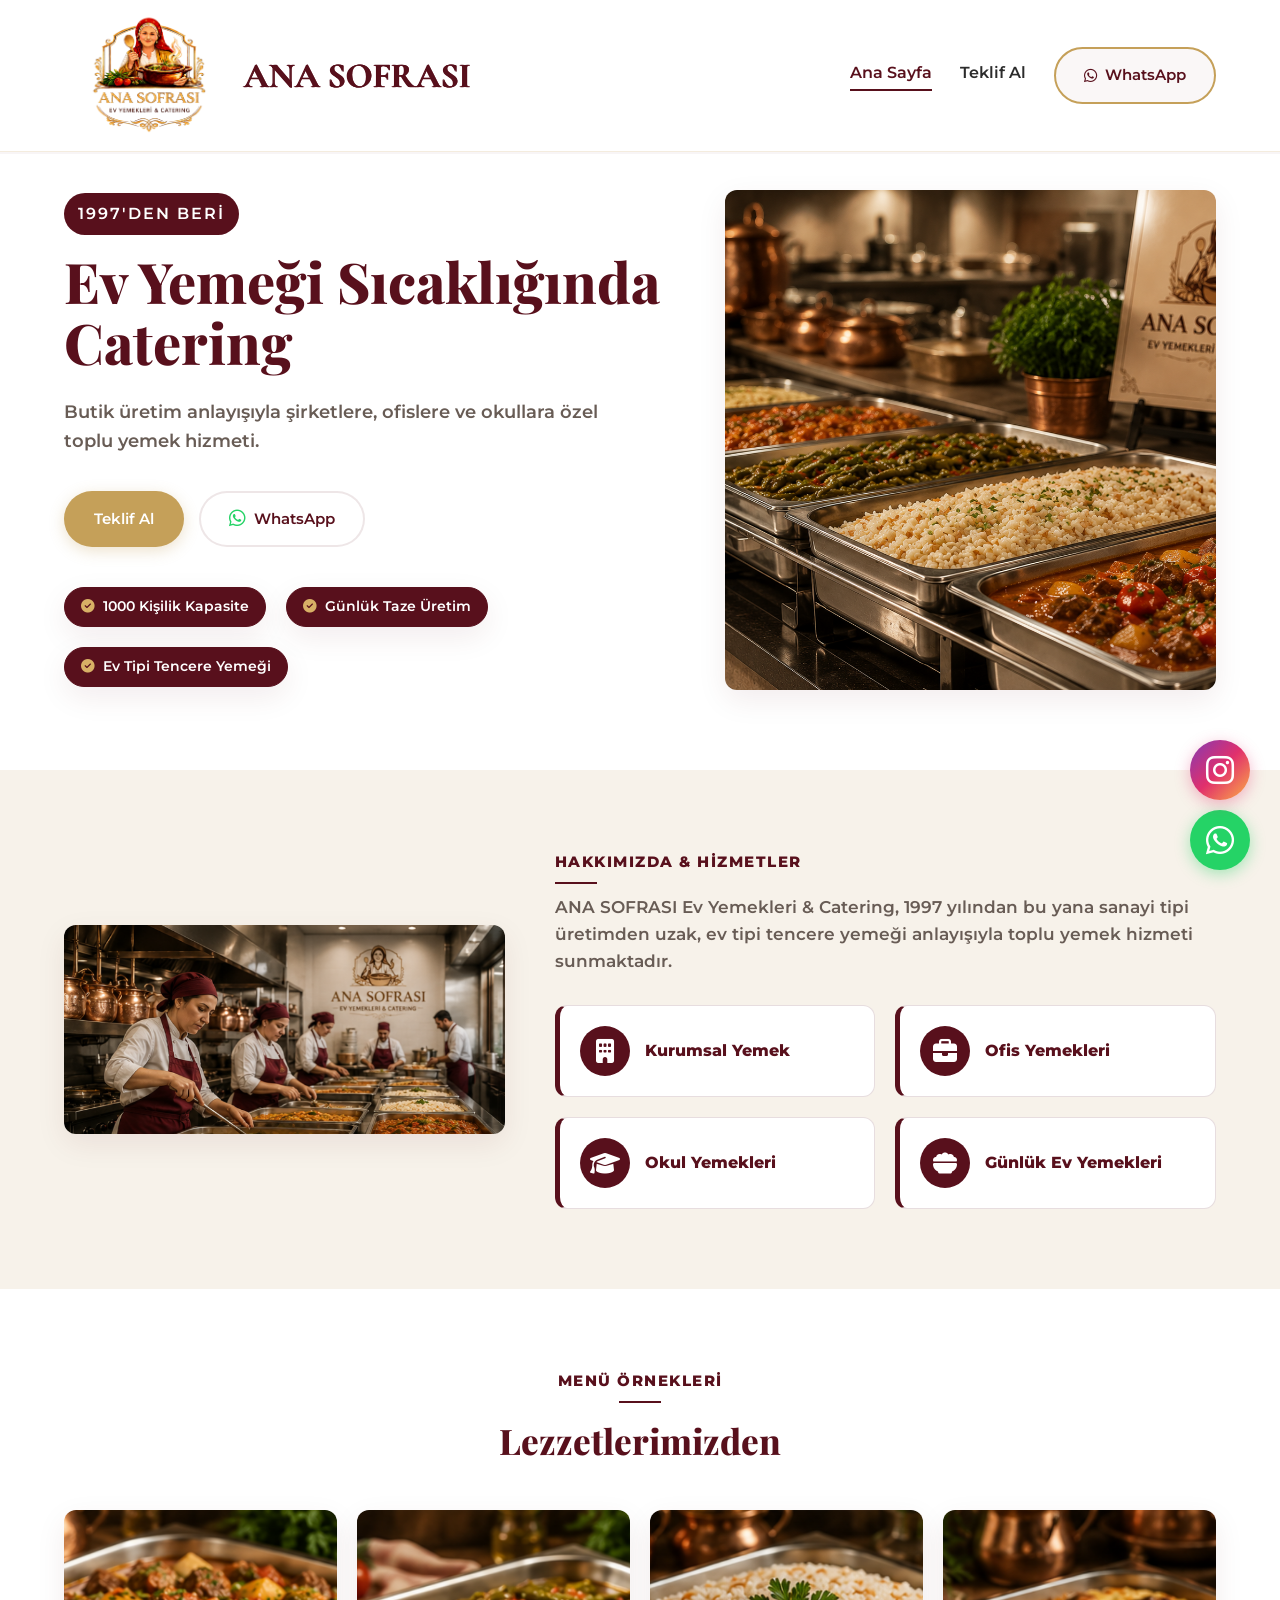
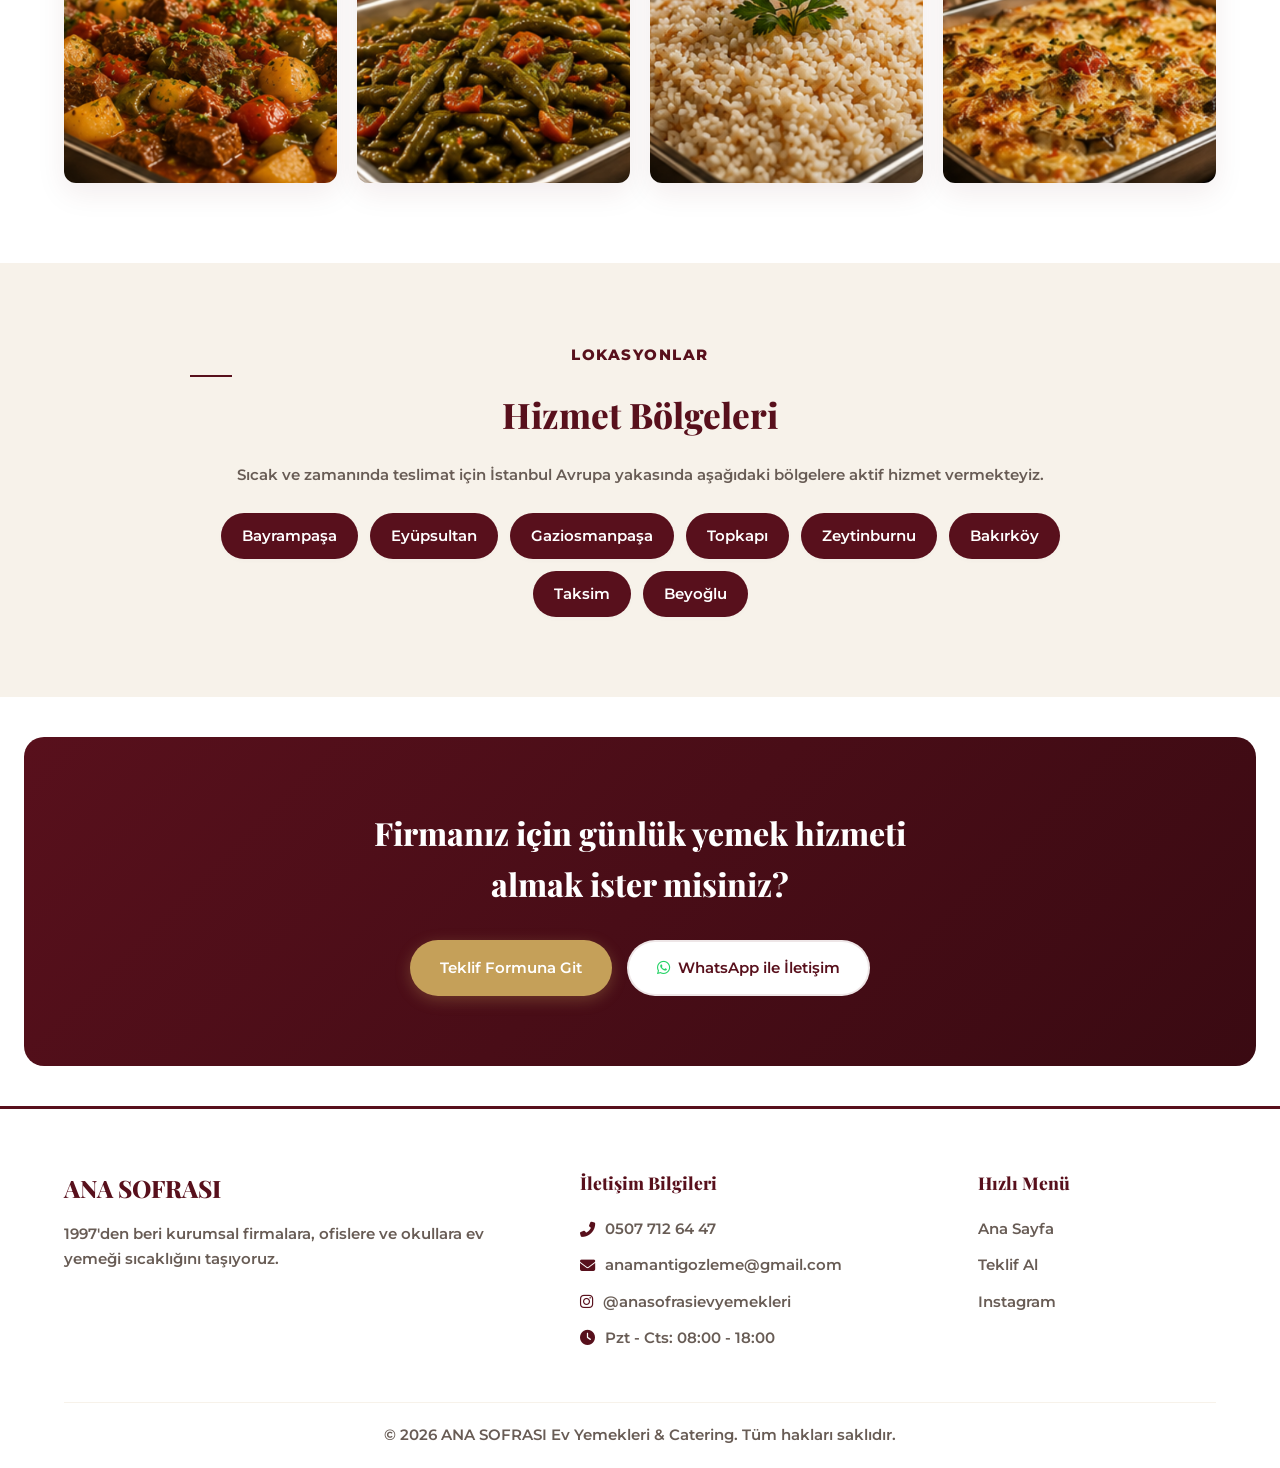
<file: index.html>
<!DOCTYPE html>
<html lang="tr">

<head>
    <meta charset="UTF-8">
    <meta name="viewport" content="width=device-width, initial-scale=1.0">
    <title>ANA SOFRASI Ev Yemekleri & Catering</title>
    <meta name="description"
        content="1997'den beri şirketlere, ofislere ve okullara özel butik üretim anlayışıyla toplu yemek hizmeti.">

    <!-- Google Fonts: Serif for Headings, Sans-serif for Body -->
    <link rel="preconnect" href="https://fonts.googleapis.com">
    <link rel="preconnect" href="https://fonts.gstatic.com" crossorigin>
    <link
        href="https://fonts.googleapis.com/css2?family=Cormorant+Garamond:wght@600;700&family=Montserrat:wght@400;500;600;700;800&family=Playfair+Display:ital,wght@0,600;0,700;1,600&display=swap"
        rel="stylesheet">

    <!-- FontAwesome for Icons -->
    <link rel="stylesheet" href="https://cdnjs.cloudflare.com/ajax/libs/font-awesome/6.4.0/css/all.min.css">

    <!-- Custom CSS -->
    <link rel="stylesheet" href="style.css?v=20260516-1">
</head>

<body>

    <!-- Floating WhatsApp -->
    <a href="https://wa.me/905077126447?text=Merhaba,%20Ana%20Sofrası%20Catering%20hakkında%20bilgi%20almak%20istiyorum."
        target="_blank" class="floating-whatsapp" aria-label="WhatsApp ile İletişim">
        <i class="fab fa-whatsapp"></i>
    </a>
    <a href="https://www.instagram.com/anasofrasievyemekleri/" target="_blank" class="floating-instagram"
        aria-label="Instagram hesabımız">
        <i class="fab fa-instagram"></i>
    </a>

    <!-- Navbar -->
    <nav class="navbar" id="navbar">
        <div class="container nav-container">
            <a href="index.html" class="logo-container">
                <img src="images/logo.png" alt="ANA SOFRASI Logo" class="logo-img" onerror="this.style.display='none';">
                <span class="logo-text">ANA SOFRASI</span>
            </a>

            <div class="nav-links">
                <a href="index.html" class="active">Ana Sayfa</a>
                <a href="teklif.html">Teklif Al</a>
            </div>

            <div class="nav-cta">
                <a href="https://wa.me/905077126447?text=Merhaba,%20Ana%20Sofrası%20Catering%20hakkında%20bilgi%20almak%20istiyorum."
                    target="_blank" class="btn btn-outline-gold">
                    <i class="fab fa-whatsapp"></i> WhatsApp
                </a>
            </div>

            <div class="hamburger" id="hamburgerBtn">
                <i class="fas fa-bars"></i>
            </div>
        </div>
    </nav>

    <!-- Mobile Menu -->
    <div class="mobile-menu" id="mobileMenu">
        <a href="index.html">Ana Sayfa</a>
        <a href="teklif.html">Teklif Al</a>
        <a href="https://wa.me/905077126447?text=Merhaba,%20Ana%20Sofrası%20Catering%20hakkında%20bilgi%20almak%20istiyorum."
            target="_blank" class="btn btn-gold btn-block">
            <i class="fab fa-whatsapp"></i> WhatsApp
        </a>
    </div>

    <!-- Hero Section -->
    <header class="hero">
        <div class="container hero-grid">
            <div class="hero-content">
                <span class="year-tag">1997'den Beri</span>
                <h1>Ev Yemeği Sıcaklığında Catering</h1>
                <p>Butik üretim anlayışıyla şirketlere, ofislere ve okullara özel toplu yemek hizmeti.</p>

                <div class="hero-buttons">
                    <a href="teklif.html" class="btn btn-gold">Teklif Al</a>
                    <a href="https://wa.me/905077126447?text=Merhaba,%20Ana%20Sofrası%20Catering%20hakkında%20bilgi%20almak%20istiyorum."
                        target="_blank" class="btn btn-white">
                        <i class="fab fa-whatsapp" style="color: #25D366; font-size: 1.2rem;"></i> WhatsApp
                    </a>
                </div>

                <div class="trust-badges">
                    <div class="badge"><i class="fas fa-check-circle"></i> 1000 Kişilik Kapasite</div>
                    <div class="badge"><i class="fas fa-check-circle"></i> Günlük Taze Üretim</div>
                    <div class="badge"><i class="fas fa-check-circle"></i> Ev Tipi Tencere Yemeği</div>
                </div>
            </div>

            <div class="hero-image-wrapper">
                <div class="hero-decor"></div>
                <div class="hero-decor-2"></div>
                <img src="images/hero.jpg" alt="ANA SOFRASI Catering Sunumu" class="hero-image"
                    onerror="this.src='https://images.unsplash.com/photo-1547592180-85f173990554?auto=format&fit=crop&w=800&q=80'">
            </div>
        </div>
    </header>

    <!-- Hakkımızda + Hizmetler -->
    <section class="section section-bg">
        <div class="container about-services-grid">
            <div class="about-img-container">
                <img src="images/about.jpg" alt="Butik Üretim Mutfak" class="about-img"
                    onerror="this.src='https://images.unsplash.com/photo-1600565193348-f74bd3c7ccdf?auto=format&fit=crop&w=800&q=80'">
            </div>

            <div class="about-content">
                <span class="section-subtitle">Hakkımızda & Hizmetler</span>
                <p style="color: var(--text-muted); font-size: 1.05rem; font-weight: 600; margin-bottom: 10px;">
                    ANA SOFRASI Ev Yemekleri & Catering, 1997 yılından bu yana sanayi tipi üretimden uzak, ev tipi
                    tencere yemeği anlayışıyla toplu yemek hizmeti sunmaktadır.
                </p>

                <div class="services-mini-grid">
                    <div class="service-mini-card">
                        <i class="fas fa-building"></i>
                        <h4>Kurumsal Yemek</h4>
                    </div>
                    <div class="service-mini-card">
                        <i class="fas fa-briefcase"></i>
                        <h4>Ofis Yemekleri</h4>
                    </div>
                    <div class="service-mini-card">
                        <i class="fas fa-graduation-cap"></i>
                        <h4>Okul Yemekleri</h4>
                    </div>
                    <div class="service-mini-card">
                        <i class="fas fa-bowl-food"></i>
                        <h4>Günlük Ev Yemekleri</h4>
                    </div>
                </div>
            </div>
        </div>
    </section>

    <!-- Mini Lezzet Galerisi -->
    <section class="section" style="background-color: var(--cream);">
        <div class="container">
            <div class="text-center" style="text-align: center;">
                <span class="section-subtitle">Menü Örnekleri</span>
                <h2 class="section-title" style="margin-bottom: 0;">Lezzetlerimizden</h2>
            </div>

            <div class="menu-grid">
                <div class="menu-item">
                    <img src="images/menu1.jpg" alt="Lezzet Örneği 1"
                        onerror="this.src='https://images.unsplash.com/photo-1548943487-a2e4d43b4850?auto=format&fit=crop&w=400&q=80'">
                </div>
                <div class="menu-item">
                    <img src="images/menu2.jpg" alt="Lezzet Örneği 2"
                        onerror="this.src='https://images.unsplash.com/photo-1512621776951-a57141f2eefd?auto=format&fit=crop&w=400&q=80'">
                </div>
                <div class="menu-item">
                    <img src="images/menu3.jpg" alt="Lezzet Örneği 3"
                        onerror="this.src='https://images.unsplash.com/photo-1540420773420-3366772f4999?auto=format&fit=crop&w=400&q=80'">
                </div>
                <div class="menu-item">
                    <img src="images/menu4.jpg" alt="Lezzet Örneği 4"
                        onerror="this.src='https://images.unsplash.com/photo-1582515073490-39981397c445?auto=format&fit=crop&w=400&q=80'">
                </div>
            </div>
        </div>
    </section>

    <!-- Hizmet Bölgeleri + Referanslar -->
    <section class="section section-bg">
        <div class="container regions-refs-grid" style="display: flex; justify-content: center;">

            <div class="regions-col" style="max-width: 900px; width: 100%; text-align: center;">

                <span class="section-subtitle">Lokasyonlar</span>
                <h2 class="section-title">Hizmet Bölgeleri</h2>

                <p style="color: var(--text-muted); font-size: 0.95rem; font-weight: 600;">
                    Sıcak ve zamanında teslimat için İstanbul Avrupa yakasında aşağıdaki bölgelere aktif hizmet
                    vermekteyiz.
                </p>

                <div class="chips-container" style="justify-content: center;">

                    <span class="chip">Bayrampaşa</span>
                    <span class="chip">Eyüpsultan</span>
                    <span class="chip">Gaziosmanpaşa</span>
                    <span class="chip">Topkapı</span>
                    <span class="chip">Zeytinburnu</span>
                    <span class="chip">Bakırköy</span>
                    <span class="chip">Taksim</span>
                    <span class="chip">Beyoğlu</span>

                </div>
            </div>
        </div>
    </section>

    <!-- Final CTA -->
    <section class="cta-section">
        <div class="container">
            <h2>Firmanız için günlük yemek hizmeti almak ister misiniz?</h2>
            <div class="cta-buttons">
                <a href="teklif.html" class="btn btn-gold">Teklif Formuna Git</a>
                <a href="https://wa.me/905077126447?text=Merhaba,%20Ana%20Sofrası%20Catering%20hakkında%20bilgi%20almak%20istiyorum."
                    target="_blank" class="btn btn-white">
                    <i class="fab fa-whatsapp" style="color: #25D366;"></i> WhatsApp ile İletişim
                </a>
            </div>
        </div>
    </section>

    <!-- Minimal Footer -->
    <footer class="footer">
        <div class="container">
            <div class="footer-grid">
                <div class="footer-brand">
                    <span class="footer-logo">ANA SOFRASI</span>
                    <p>1997'den beri kurumsal firmalara, ofislere ve okullara ev yemeği sıcaklığını taşıyoruz.</p>
                </div>

                <div class="footer-contact">
                    <h4>İletişim Bilgileri</h4>
                    <ul class="footer-list">
                        <li><i class="fas fa-phone-alt"></i> 0507 712 64 47</li>
                        <li><i class="fas fa-envelope"></i> anamantigozleme@gmail.com</li>
                        <li><i class="fab fa-instagram"></i> <a href="https://www.instagram.com/anasofrasievyemekleri/"
                                target="_blank">@anasofrasievyemekleri</a></li>
                        <li><i class="fas fa-clock"></i> Pzt - Cts: 08:00 - 18:00</li>
                    </ul>
                </div>

                <div class="footer-nav">
                    <h4>Hızlı Menü</h4>
                    <ul class="footer-list footer-links">
                        <li><a href="index.html">Ana Sayfa</a></li>
                        <li><a href="teklif.html">Teklif Al</a></li>
                        <li><a href="https://www.instagram.com/anasofrasievyemekleri/" target="_blank">Instagram</a>
                        </li>
                    </ul>
                </div>
            </div>

            <div class="footer-bottom">
                <p>&copy; <span id="currentYear"></span> ANA SOFRASI Ev Yemekleri & Catering. Tüm hakları saklıdır.</p>
            </div>
        </div>
    </footer>

    <!-- Script -->
    <script src="script.js?v=20260516-2"></script>
</body>

</html>
</file>
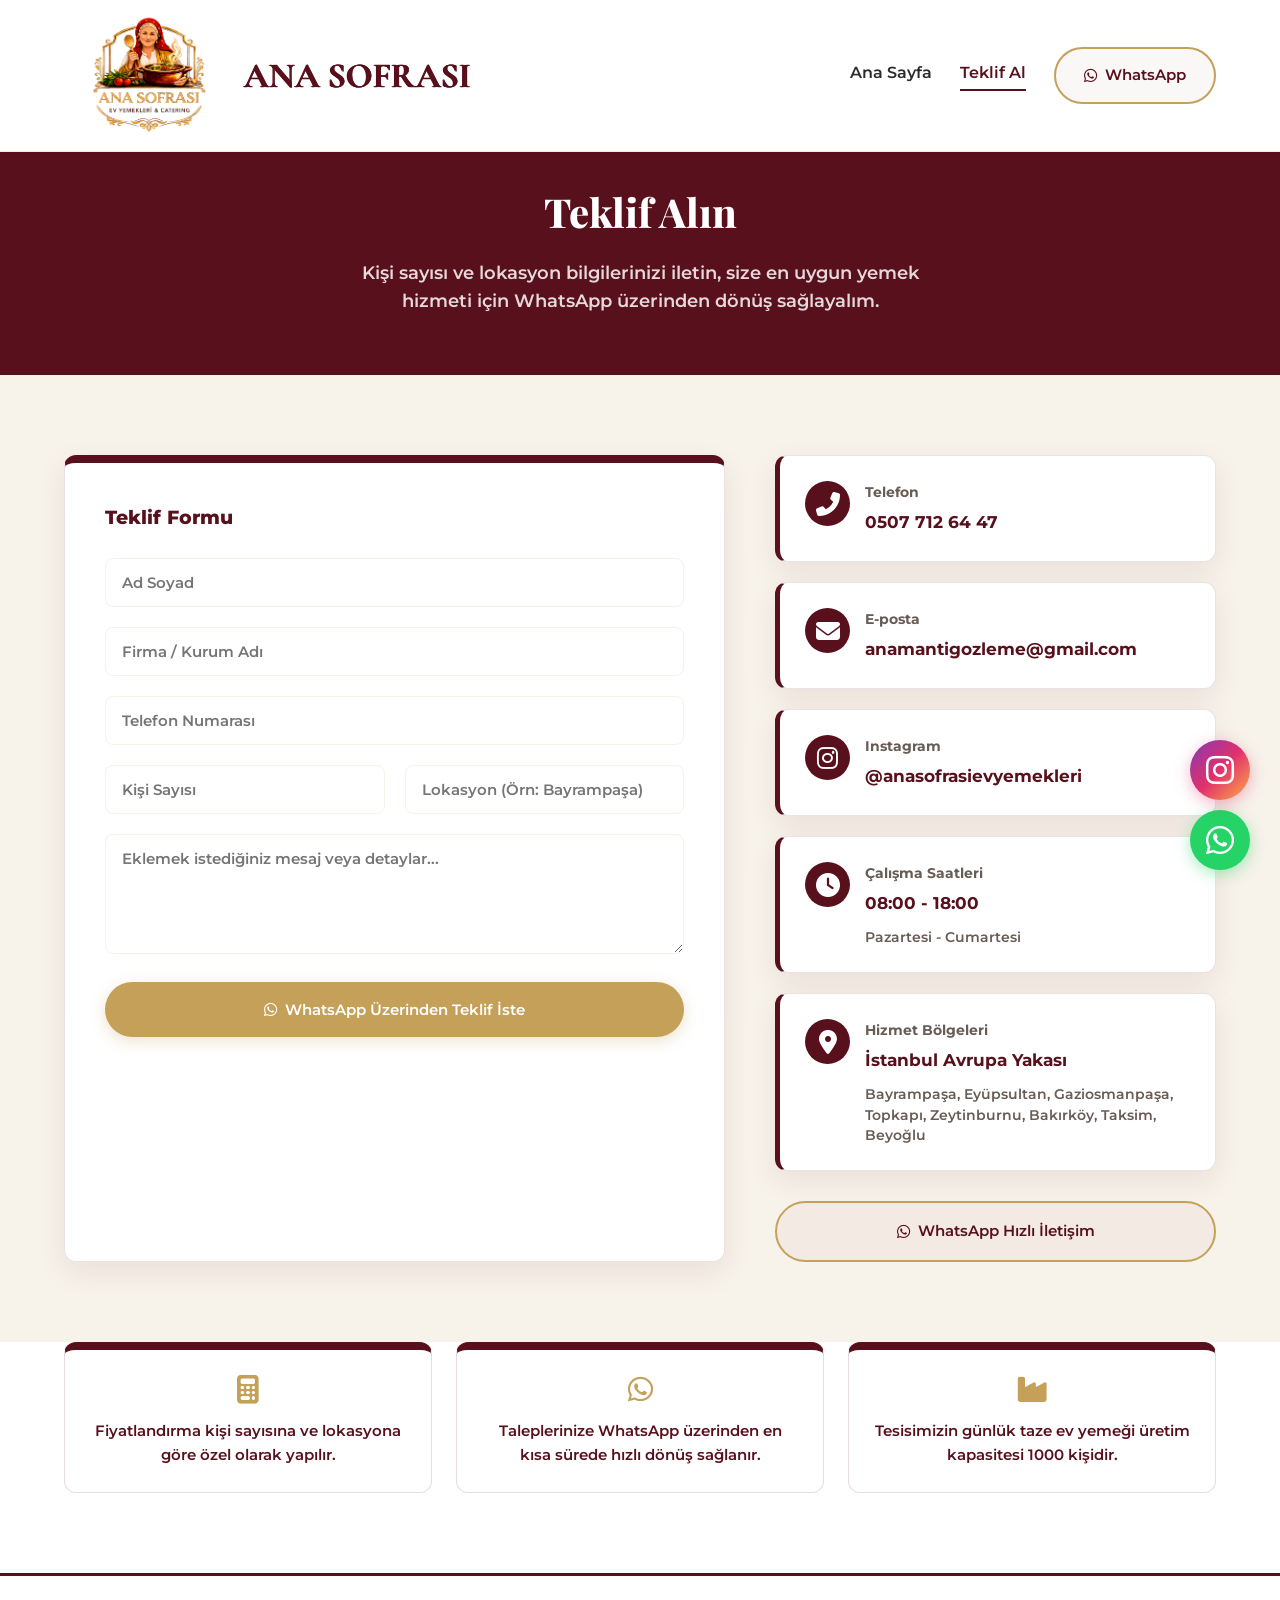
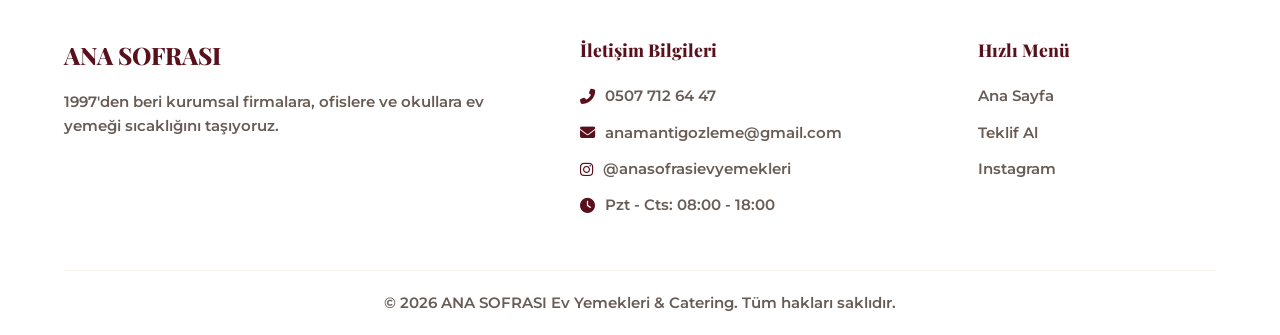
<file: teklif.html>
<!DOCTYPE html>
<html lang="tr">
<head>
    <meta charset="UTF-8">
    <meta name="viewport" content="width=device-width, initial-scale=1.0">
    <title>Teklif Al | ANA SOFRASI Ev Yemekleri & Catering</title>
    <meta name="description" content="ANA SOFRASI'ndan kurumsal yemek, ofis ve okul yemekleri için catering teklifi alın.">
    
    <!-- Google Fonts -->
    <link rel="preconnect" href="https://fonts.googleapis.com">
    <link rel="preconnect" href="https://fonts.gstatic.com" crossorigin>
    <link href="https://fonts.googleapis.com/css2?family=Cormorant+Garamond:wght@600;700&family=Montserrat:wght@400;500;600;700;800&family=Playfair+Display:ital,wght@0,600;0,700;1,600&display=swap" rel="stylesheet">
    
    <!-- FontAwesome -->
    <link rel="stylesheet" href="https://cdnjs.cloudflare.com/ajax/libs/font-awesome/6.4.0/css/all.min.css">
    
    <!-- Custom CSS -->
    <link rel="stylesheet" href="style.css?v=20260516-1">
</head>
<body>

    <!-- Floating WhatsApp -->
    <a href="https://wa.me/905077126447?text=Merhaba,%20Ana%20Sofrası%20Catering%20hakkında%20bilgi%20almak%20istiyorum." target="_blank" class="floating-whatsapp" aria-label="WhatsApp ile İletişim">
        <i class="fab fa-whatsapp"></i>
    </a>
    <a href="https://www.instagram.com/anasofrasievyemekleri/" target="_blank" class="floating-instagram" aria-label="Instagram hesabımız">
        <i class="fab fa-instagram"></i>
    </a>

    <!-- Navbar -->
    <nav class="navbar" id="navbar">
        <div class="container nav-container">
            <a href="index.html" class="logo-container">
                <img src="images/logo.png" alt="ANA SOFRASI Logo" class="logo-img" onerror="this.style.display='none';">
                <span class="logo-text">ANA SOFRASI</span>
            </a>
            
            <div class="nav-links">
                <a href="index.html">Ana Sayfa</a>
                <a href="teklif.html" class="active">Teklif Al</a>
            </div>
            
            <div class="nav-cta">
                <a href="https://wa.me/905077126447?text=Merhaba,%20Ana%20Sofrası%20Catering%20hakkında%20bilgi%20almak%20istiyorum." target="_blank" class="btn btn-outline-gold">
                    <i class="fab fa-whatsapp"></i> WhatsApp
                </a>
            </div>
            
            <div class="hamburger" id="hamburgerBtn">
                <i class="fas fa-bars"></i>
            </div>
        </div>
    </nav>

    <!-- Mobile Menu -->
    <div class="mobile-menu" id="mobileMenu">
        <a href="index.html">Ana Sayfa</a>
        <a href="teklif.html">Teklif Al</a>
        <a href="https://wa.me/905077126447?text=Merhaba,%20Ana%20Sofrası%20Catering%20hakkında%20bilgi%20almak%20istiyorum." target="_blank" class="btn btn-gold btn-block">
            <i class="fab fa-whatsapp"></i> WhatsApp
        </a>
    </div>

    <!-- Küçük Hero -->
    <header class="small-hero">
        <div class="container">
            <h1>Teklif Alın</h1>
            <p>Kişi sayısı ve lokasyon bilgilerinizi iletin, size en uygun yemek hizmeti için WhatsApp üzerinden dönüş sağlayalım.</p>
        </div>
    </header>

    <!-- İki Kolonlu Yapı -->
    <section class="section section-bg">
        <div class="container offer-grid">
            
            <!-- Sol: Teklif Formu -->
            <div class="offer-form-wrapper">
                <h3 style="margin-bottom: 25px; font-family: var(--font-body); color: var(--bordo); font-weight: 800;">Teklif Formu</h3>
                <form id="teklifForm">
                    <div class="form-group">
                        <input type="text" id="t_name" class="form-input" placeholder="Ad Soyad" required>
                    </div>
                    <div class="form-group">
                        <input type="text" id="t_company" class="form-input" placeholder="Firma / Kurum Adı" required>
                    </div>
                    <div class="form-group">
                        <input type="tel" id="t_phone" class="form-input" placeholder="Telefon Numarası" required>
                    </div>
                    <div class="form-row">
                        <div class="form-group">
                            <input type="number" id="t_people" class="form-input" placeholder="Kişi Sayısı" required>
                        </div>
                        <div class="form-group">
                            <input type="text" id="t_location" class="form-input" placeholder="Lokasyon (Örn: Bayrampaşa)" required>
                        </div>
                    </div>
                    <div class="form-group">
                        <textarea id="t_message" class="form-input" placeholder="Eklemek istediğiniz mesaj veya detaylar..."></textarea>
                    </div>
                    <button type="submit" class="btn btn-gold btn-block" style="padding: 16px;">
                        <i class="fab fa-whatsapp"></i> WhatsApp Üzerinden Teklif İste
                    </button>
                </form>
            </div>

            <!-- Sağ: İletişim Kartları -->
            <div class="contact-cards-wrapper">
                <div class="contact-info-card">
                    <i class="fas fa-phone-alt"></i>
                    <div>
                        <h5>Telefon</h5>
                        <a href="tel:05077126447">0507 712 64 47</a>
                    </div>
                </div>
                
                <div class="contact-info-card">
                    <i class="fas fa-envelope"></i>
                    <div>
                        <h5>E-posta</h5>
                        <a href="mailto:anamantigozleme@gmail.com">anamantigozleme@gmail.com</a>
                    </div>
                </div>

                <div class="contact-info-card">
                    <i class="fab fa-instagram"></i>
                    <div>
                        <h5>Instagram</h5>
                        <a href="https://www.instagram.com/anasofrasievyemekleri/" target="_blank">@anasofrasievyemekleri</a>
                    </div>
                </div>
                
                <div class="contact-info-card">
                    <i class="fas fa-clock"></i>
                    <div>
                        <h5>Çalışma Saatleri</h5>
                        <p>08:00 - 18:00</p>
                        <div class="info-chips">Pazartesi - Cumartesi</div>
                    </div>
                </div>
                
                <div class="contact-info-card">
                    <i class="fas fa-map-marker-alt"></i>
                    <div>
                        <h5>Hizmet Bölgeleri</h5>
                        <p>İstanbul Avrupa Yakası</p>
                        <div class="info-chips">Bayrampaşa, Eyüpsultan, Gaziosmanpaşa, Topkapı, Zeytinburnu, Bakırköy, Taksim, Beyoğlu</div>
                    </div>
                </div>
                
                <a href="https://wa.me/905077126447?text=Merhaba,%20Ana%20Sofrası%20Catering%20hakkında%20bilgi%20almak%20istiyorum." target="_blank" class="btn btn-outline-gold btn-block" style="margin-top: 10px; padding: 16px;">
                    <i class="fab fa-whatsapp"></i> WhatsApp Hızlı İletişim
                </a>
            </div>
            
        </div>
    </section>

    <!-- Mini Bilgi Kartları -->
    <section class="section" style="background-color: var(--cream); padding-top: 0;">
        <div class="container mini-info-grid">
            <div class="mini-info-card">
                <i class="fas fa-calculator"></i>
                <p>Fiyatlandırma kişi sayısına ve lokasyona göre özel olarak yapılır.</p>
            </div>
            <div class="mini-info-card">
                <i class="fab fa-whatsapp"></i>
                <p>Taleplerinize WhatsApp üzerinden en kısa sürede hızlı dönüş sağlanır.</p>
            </div>
            <div class="mini-info-card">
                <i class="fas fa-industry"></i>
                <p>Tesisimizin günlük taze ev yemeği üretim kapasitesi 1000 kişidir.</p>
            </div>
        </div>
    </section>

    <!-- Minimal Footer -->
    <footer class="footer">
        <div class="container">
            <div class="footer-grid">
                <div class="footer-brand">
                    <span class="footer-logo">ANA SOFRASI</span>
                    <p>1997'den beri kurumsal firmalara, ofislere ve okullara ev yemeği sıcaklığını taşıyoruz.</p>
                </div>
                
                <div class="footer-contact">
                    <h4>İletişim Bilgileri</h4>
                    <ul class="footer-list">
                        <li><i class="fas fa-phone-alt"></i> 0507 712 64 47</li>
                        <li><i class="fas fa-envelope"></i> anamantigozleme@gmail.com</li>
                        <li><i class="fab fa-instagram"></i> <a href="https://www.instagram.com/anasofrasievyemekleri/" target="_blank">@anasofrasievyemekleri</a></li>
                        <li><i class="fas fa-clock"></i> Pzt - Cts: 08:00 - 18:00</li>
                    </ul>
                </div>
                
                <div class="footer-nav">
                    <h4>Hızlı Menü</h4>
                    <ul class="footer-list footer-links">
                        <li><a href="index.html">Ana Sayfa</a></li>
                        <li><a href="teklif.html">Teklif Al</a></li>
                        <li><a href="https://www.instagram.com/anasofrasievyemekleri/" target="_blank">Instagram</a></li>
                    </ul>
                </div>
            </div>
            
            <div class="footer-bottom">
                <p>&copy; <span id="currentYear"></span> ANA SOFRASI Ev Yemekleri & Catering. Tüm hakları saklıdır.</p>
            </div>
        </div>
    </footer>

    <!-- Script -->
    <script src="script.js?v=20260516-2"></script>
</body>
</html>
</file>
<file: style.css>
/* 
   Ana Sofrası Ev Yemekleri & Catering 
   Premium CSS 
*/

:root {
    /* Colors */
    --bordo: #58101C;
    --bordo-dark: #3a0a12;
    --bordo-gradient: linear-gradient(135deg, #58101C 0%, #3a0a12 100%);
    --gold: #C5A059;
    --gold-hover: #D8B066;

    /* Vişne Çürüğü Ana Renkler (Eski Beyaz/Krem yerine) */
    --cream: #FFFFFF;
    /* Arka plan */
    --beige: #F7F2EA;
    /* İkincil arka plan */
    --white: #FFFFFF;
    /* Kartlar ve kutular için vişne çürüğü */

    --text-main: #2B2B2B;
    --text-muted: #685C55;

    /* Fonts */
    --font-heading: 'Playfair Display', serif;
    --font-body: 'Montserrat', sans-serif;

    /* Spacing & Utilities */
    --radius: 12px;
    --shadow-soft: 0 10px 30px rgba(88, 16, 28, 0.08);
    --shadow-hover: 0 15px 40px rgba(88, 16, 28, 0.14);
    --transition: all 0.3s cubic-bezier(0.25, 0.8, 0.25, 1);
}

* {
    margin: 0;
    padding: 0;
    box-sizing: border-box;
}

body {
    font-family: var(--font-body);
    color: var(--text-main);
    background-color: var(--cream);
    line-height: 1.6;
    font-weight: 600;
    overflow-x: hidden;
}

h1,
h2,
h3,
h4,
h5,
h6 {
    font-family: var(--font-heading);
    color: var(--bordo);
    font-weight: 800;
}

a {
    text-decoration: none;
    color: inherit;
}

ul {
    list-style: none;
}

img {
    max-width: 100%;
    display: block;
}

.container {
    width: 100%;
    max-width: 1200px;
    margin: 0 auto;
    padding: 0 24px;
}

/* BUTTONS */
.btn {
    display: inline-flex;
    align-items: center;
    justify-content: center;
    gap: 8px;
    padding: 14px 28px;
    border-radius: 50px;
    font-family: var(--font-body);
    font-weight: 600;
    font-size: 0.95rem;
    cursor: pointer;
    transition: var(--transition);
    border: 2px solid transparent;
}

.btn-gold {
    background-color: var(--gold);
    color: #FFFFFF;
    box-shadow: 0 4px 15px rgba(197, 160, 89, 0.3);
}

.btn-gold:hover {
    background-color: var(--gold-hover);
    transform: translateY(-2px);
    box-shadow: 0 6px 20px rgba(197, 160, 89, 0.4);
}

.btn-outline-gold {
    background-color: rgba(88, 16, 28, 0.03);
    border-color: var(--gold);
    color: var(--bordo);
}

.btn-outline-gold:hover {
    background-color: var(--gold);
    color: #FFFFFF;
}

.btn-white {
    background-color: var(--white);
    color: var(--bordo);
    border-color: rgba(88, 16, 28, 0.1);
}

.btn-white:hover {
    background-color: var(--beige);
}

.btn-block {
    width: 100%;
}

/* NAVBAR */
.navbar {
    position: fixed;
    top: 0;
    width: 100%;
    z-index: 1000;
    padding: 8px 0;
    background-color: #ffffff;
    backdrop-filter: blur(10px);
    border-bottom: 1px solid rgba(197, 160, 89, 0.2);
    box-shadow: 0 2px 0 rgba(88, 16, 28, 0.04);
    transition: var(--transition);
}

.navbar.scrolled {
    padding: 6px 0;
    background-color: #ffffff;
    box-shadow: 0 4px 20px rgba(0, 0, 0, 0.08);
}

.nav-container {
    display: flex;
    justify-content: space-between;
    align-items: center;
    min-height: 124px;
    gap: 28px;
}

.logo-container {
    display: flex;
    align-items: center;
    flex: 0 0 auto;
    gap: 12px;
}

.logo-img {
    height: 135px;
    width: auto;
    object-fit: contain;
}

.logo-text {
    font-family: 'Cormorant Garamond', var(--font-heading);
    font-size: 2.2rem;
    font-weight: 900;
    color: var(--bordo);
    line-height: 1;
    white-space: nowrap;
    letter-spacing: 0;
    -webkit-text-stroke: 0.4px var(--bordo);
    text-shadow: 0.4px 0 0 var(--bordo), -0.4px 0 0 var(--bordo);
}

.nav-links {
    display: flex;
    align-items: center;
    gap: 28px;
    margin-left: auto;
}

.nav-links a {
    font-weight: 600;
    font-size: 1rem;
    color: #2b2b2b;
    transition: var(--transition);
    position: relative;
    padding-bottom: 6px;
}

.nav-cta {
    flex: 0 0 auto;
}

.nav-links a:hover,
.nav-links a.active {
    color: var(--bordo);
}

.nav-links a::after {
    content: "";
    position: absolute;
    left: 0;
    bottom: 0;
    width: 0;
    height: 2px;
    background-color: var(--bordo);
    transition: var(--transition);
}

.nav-links a:hover::after,
.nav-links a.active::after {
    width: 100%;
}

.hamburger {
    display: none;
    font-size: 1.5rem;
    color: #2b2b2b;
    cursor: pointer;
}

.mobile-menu {
    position: fixed;
    top: 0;
    right: -100%;
    width: 280px;
    height: 100vh;
    background-color: var(--white);
    box-shadow: -5px 0 20px rgba(0, 0, 0, 0.05);
    z-index: 999;
    padding: 100px 30px 40px;
    display: flex;
    flex-direction: column;
    gap: 20px;
    transition: var(--transition);
}

.mobile-menu.active {
    right: 0;
}

.mobile-menu a {
    font-size: 1.2rem;
    font-weight: 700;
    color: var(--bordo);
    border-bottom: 1px solid var(--beige);
    padding-bottom: 10px;
}

.mobile-menu .btn {
    border: none;
    margin-top: 20px;
}

/* FLOATING WHATSAPP */
.floating-whatsapp {
    position: fixed;
    bottom: 30px;
    right: 30px;
    background-color: #25D366;
    color: #FFFFFF;
    width: 60px;
    height: 60px;
    border-radius: 50%;
    display: flex;
    align-items: center;
    justify-content: center;
    font-size: 32px;
    box-shadow: 0 4px 15px rgba(37, 211, 102, 0.4);
    z-index: 998;
    transition: var(--transition);
}

.floating-whatsapp:hover {
    transform: scale(1.1);
    background-color: #1ebd5a;
}

.floating-instagram {
    position: fixed;
    bottom: 100px;
    right: 30px;
    background: linear-gradient(135deg, #833AB4 0%, #E1306C 50%, #FCAF45 100%);
    color: #FFFFFF;
    width: 60px;
    height: 60px;
    border-radius: 50%;
    display: flex;
    align-items: center;
    justify-content: center;
    font-size: 32px;
    box-shadow: 0 4px 15px rgba(225, 48, 108, 0.35);
    z-index: 998;
    transition: var(--transition);
}

.floating-instagram:hover {
    transform: scale(1.1);
    box-shadow: 0 6px 20px rgba(225, 48, 108, 0.45);
}

/* HERO SECTION */
.hero {
    padding: 190px 0 80px;
    min-height: 70vh;
    display: flex;
    align-items: center;
    position: relative;
    background-color: var(--cream);
}

.hero-grid {
    display: grid;
    grid-template-columns: 1.1fr 0.9fr;
    gap: 60px;
    align-items: center;
}

.hero-content .year-tag {
    color: #FFFFFF;
    background-color: var(--bordo);
    font-weight: 600;
    font-size: 1rem;
    text-transform: uppercase;
    letter-spacing: 2px;
    display: inline-flex;
    padding: 8px 14px;
    border-radius: 999px;
    margin-bottom: 15px;
}

.hero-content h1 {
    font-size: 3.5rem;
    line-height: 1.1;
    margin-bottom: 24px;
    font-weight: 800;
}

.hero-content p {
    font-size: 1.15rem;
    color: var(--text-muted);
    font-weight: 600;
    margin-bottom: 35px;
    max-width: 90%;
}

.hero-buttons {
    display: flex;
    gap: 15px;
    margin-bottom: 40px;
}

.trust-badges {
    display: flex;
    gap: 20px;
    flex-wrap: wrap;
}

.badge {
    display: flex;
    align-items: center;
    gap: 8px;
    font-size: 0.85rem;
    font-weight: 600;
    color: #FFFFFF;
    background-color: var(--bordo);
    border: 1px solid var(--bordo);
    padding: 8px 16px;
    border-radius: 30px;
    box-shadow: var(--shadow-soft);
}

.badge i {
    color: var(--gold-hover);
}

.hero-image-wrapper {
    position: relative;
}

.hero-image {
    width: 100%;
    height: 500px;
    object-fit: cover;
    border-radius: var(--radius);
    box-shadow: var(--shadow-soft);
}

.hero-decor {
    position: absolute;
    bottom: -30px;
    left: -30px;
    width: 150px;
    height: 150px;
    border-radius: 50%;
    background-color: var(--gold);
    opacity: 0.1;
    z-index: -1;
}

.hero-decor-2 {
    position: absolute;
    top: -20px;
    right: -20px;
    width: 100px;
    height: 100px;
    border-radius: 50%;
    border: 2px dashed var(--gold);
    opacity: 0.3;
    z-index: -1;
}

/* SECTION UTILS */
.section {
    padding: 80px 0;
}

.section-bg {
    background-color: var(--beige);
}

.section-title {
    font-size: 2.2rem;
    margin-bottom: 20px;
    color: var(--bordo);
    font-weight: 800;
}

.section-subtitle {
    color: var(--bordo);
    font-size: 0.95rem;
    font-weight: 800;
    text-transform: uppercase;
    letter-spacing: 1.5px;
    margin-bottom: 10px;
    display: block;
    font-family: var(--font-body);
}

.section-subtitle::after {
    content: "";
    display: block;
    width: 42px;
    height: 2px;
    background-color: var(--bordo);
    margin-top: 8px;
}

.text-center .section-subtitle::after {
    margin-left: auto;
    margin-right: auto;
}

/* HAKKIMIZDA & HİZMETLER */
.about-services-grid {
    display: grid;
    grid-template-columns: 0.8fr 1.2fr;
    gap: 50px;
    align-items: center;
}

.about-img {
    width: 100%;
    height: auto;
    border-radius: var(--radius);
    box-shadow: var(--shadow-soft);
}

.services-mini-grid {
    display: grid;
    grid-template-columns: 1fr 1fr;
    gap: 20px;
    margin-top: 30px;
}

.service-mini-card {
    background-color: var(--white);
    padding: 20px;
    border-radius: var(--radius);
    border: 1px solid rgba(88, 16, 28, 0.14);
    display: flex;
    align-items: center;
    gap: 15px;
    transition: var(--transition);
    border-left: 5px solid var(--bordo);
}

.service-mini-card:hover {
    background-color: #FBF8F3;
    box-shadow: var(--shadow-soft);
    transform: translateY(-3px);
}

.service-mini-card i {
    font-size: 1.5rem;
    color: #FFFFFF;
    background-color: var(--bordo);
    width: 50px;
    height: 50px;
    display: flex;
    justify-content: center;
    align-items: center;
    border-radius: 50%;
}

.service-mini-card h4 {
    font-size: 1rem;
    color: var(--bordo);
    font-family: var(--font-body);
    font-weight: 800;
}

/* MENU GALLERY */
.menu-grid {
    display: grid;
    grid-template-columns: repeat(4, 1fr);
    gap: 20px;
    margin-top: 40px;
}

.menu-item {
    border-radius: var(--radius);
    overflow: hidden;
    position: relative;
    aspect-ratio: 1;
    box-shadow: var(--shadow-soft);
}

.menu-item img {
    width: 100%;
    height: 100%;
    object-fit: cover;
    transition: transform 0.5s ease;
}

.menu-item:hover img {
    transform: scale(1.05);
}

/* REGIONS & REFS */
.regions-refs-grid {
    display: grid;
    grid-template-columns: 1fr 1fr;
    gap: 60px;
}

.chips-container {
    display: flex;
    flex-wrap: wrap;
    gap: 12px;
    margin-top: 25px;
}

.chip {
    background-color: var(--bordo);
    border: 1px solid rgba(88, 16, 28, 0.18);
    padding: 10px 20px;
    border-radius: 30px;
    font-size: 0.95rem;
    font-weight: 600;
    color: #FFFFFF;
    box-shadow: 0 2px 5px rgba(0, 0, 0, 0.02);
}

.refs-container {
    display: flex;
    flex-direction: column;
    gap: 15px;
    margin-top: 25px;
}

.ref-card {
    background-color: var(--white);
    padding: 15px 25px;
    border-radius: var(--radius);
    display: flex;
    align-items: center;
    box-shadow: var(--shadow-soft);
    border: 1px solid rgba(88, 16, 28, 0.1);
    border-left: 8px solid var(--bordo);
    height: 80px;
}

.ref-card img {
    max-height: 40px;
    max-width: 150px;
    object-fit: contain;
}

.ref-text-fallback {
    font-family: var(--font-heading);
    font-size: 1.2rem;
    color: var(--text-main);
    font-weight: 600;
}

/* CTA SECTION */
.cta-section {
    background: var(--bordo-gradient);
    padding: 70px 0;
    text-align: center;
    border-radius: 20px;
    margin: 40px 24px;
}

.cta-section h2 {
    color: #FFFFFF;
    font-size: 2rem;
    font-weight: 800;
    margin-bottom: 30px;
    max-width: 600px;
    margin-left: auto;
    margin-right: auto;
}

.cta-buttons {
    display: flex;
    justify-content: center;
    gap: 15px;
}

/* FOOTER */
.footer {
    background-color: var(--white);
    padding: 60px 0 20px;
    border-top: 3px solid var(--bordo);
}

.footer-grid {
    display: grid;
    grid-template-columns: 2fr 1.5fr 1fr;
    gap: 40px;
    margin-bottom: 40px;
}

.footer-logo {
    font-family: var(--font-heading);
    font-size: 1.5rem;
    color: var(--bordo);
    font-weight: 800;
    margin-bottom: 15px;
    display: block;
}

.footer p {
    color: var(--text-muted);
    font-size: 0.95rem;
    font-weight: 600;
}

.footer h4 {
    color: var(--bordo);
    font-size: 1.1rem;
    font-weight: 800;
    margin-bottom: 20px;
}

.footer-list li {
    margin-bottom: 12px;
    color: var(--text-muted);
    font-size: 0.95rem;
    font-weight: 600;
    display: flex;
    align-items: center;
    gap: 10px;
}

.footer-list i {
    color: var(--bordo);
}

.footer-links li a {
    transition: var(--transition);
}

.footer-links li a:hover {
    color: var(--gold);
}

.footer-bottom {
    text-align: center;
    padding-top: 20px;
    border-top: 1px solid var(--beige);
    color: var(--text-muted);
    font-size: 0.85rem;
    font-weight: 600;
}

/* -------------------------------------
   TEKLİF SAYFASI STYLES
--------------------------------------*/
.small-hero {
    background-color: var(--bordo);
    padding: 180px 0 60px;
    text-align: center;
}

.small-hero h1 {
    color: #FFFFFF;
    font-size: 2.5rem;
    font-weight: 800;
    margin-bottom: 15px;
}

.small-hero p {
    color: rgba(255, 255, 255, 0.84);
    font-size: 1.1rem;
    max-width: 600px;
    margin: 0 auto;
}

.offer-grid {
    display: grid;
    grid-template-columns: 1.2fr 0.8fr;
    gap: 50px;
}

/* Form */
.offer-form-wrapper {
    background-color: var(--white);
    padding: 40px;
    border-radius: var(--radius);
    box-shadow: var(--shadow-soft);
    border: 1px solid rgba(88, 16, 28, 0.12);
    border-top: 8px solid var(--bordo);
}

.form-group {
    margin-bottom: 20px;
}

.form-row {
    display: grid;
    grid-template-columns: 1fr 1fr;
    gap: 20px;
}

.form-input {
    width: 100%;
    padding: 14px 16px;
    border: 1px solid var(--beige);
    border-radius: 8px;
    font-family: var(--font-body);
    font-size: 0.95rem;
    font-weight: 600;
    background-color: #FFFFFF;
    color: var(--text-main);
    transition: var(--transition);
}

.form-input:focus {
    outline: none;
    border-color: var(--bordo);
    background-color: var(--white);
    box-shadow: 0 0 0 3px rgba(88, 16, 28, 0.1);
}

textarea.form-input {
    resize: vertical;
    min-height: 120px;
}

/* Contact Cards */
.contact-cards-wrapper {
    display: flex;
    flex-direction: column;
    gap: 20px;
}

.contact-info-card {
    background-color: var(--white);
    padding: 25px;
    border-radius: var(--radius);
    box-shadow: var(--shadow-soft);
    border: 1px solid rgba(88, 16, 28, 0.12);
    display: flex;
    align-items: flex-start;
    gap: 15px;
    border-left: 5px solid var(--bordo);
}

.contact-info-card i {
    font-size: 1.5rem;
    color: #FFFFFF;
    background-color: var(--bordo);
    width: 45px;
    height: 45px;
    display: flex;
    align-items: center;
    justify-content: center;
    border-radius: 50%;
    flex-shrink: 0;
}

.contact-info-card h5 {
    font-family: var(--font-body);
    color: var(--text-muted);
    font-size: 0.9rem;
    font-weight: 700;
    margin-bottom: 5px;
}

.contact-info-card p,
.contact-info-card a {
    color: var(--bordo);
    font-weight: 700;
    font-size: 1.05rem;
}

.info-chips {
    margin-top: 10px;
    font-size: 0.85rem;
    color: var(--text-muted);
    line-height: 1.5;
    font-weight: 600;
}

/* Mini Info Cards */
.mini-info-grid {
    display: grid;
    grid-template-columns: repeat(3, 1fr);
    gap: 24px;
}

.mini-info-card {
    background-color: var(--white);
    padding: 25px;
    border-radius: var(--radius);
    text-align: center;
    border: 1px solid rgba(88, 16, 28, 0.14);
    border-top: 8px solid var(--bordo);
}

.mini-info-card i {
    font-size: 1.8rem;
    color: var(--gold);
    margin-bottom: 15px;
}

.mini-info-card p {
    font-size: 0.95rem;
    font-weight: 600;
    color: var(--bordo);
}

/* -------------------------------------
   RESPONSIVE DESIGN
--------------------------------------*/
@media (max-width: 992px) {

    .hero-grid,
    .about-services-grid,
    .regions-refs-grid,
    .offer-grid {
        grid-template-columns: 1fr;
    }

    .hero {
        padding-top: 170px;
        text-align: center;
    }

    .hero-content h1 {
        font-size: 2.8rem;
    }

    .hero-content p {
        margin: 0 auto 30px;
    }

    .hero-buttons {
        justify-content: center;
    }

    .trust-badges {
        justify-content: center;
    }

    .hero-image {
        height: 400px;
    }

    .menu-grid {
        grid-template-columns: repeat(2, 1fr);
    }

    .footer-grid {
        grid-template-columns: 1fr 1fr;
    }
}

@media (max-width: 768px) {
    body.menu-open {
        overflow: hidden;
    }

    .container {
        padding: 0 16px;
    }

    .navbar {
        padding: 4px 0;
    }

    .nav-container {
        min-height: 84px;
        display: flex;
        justify-content: space-between;
        gap: 14px;
    }

    .logo-img {
        height: 78px;
    }

    .logo-text {
        font-size: 1.35rem;
    }

    .nav-links,
    .nav-cta {
        display: none;
    }

    .hamburger {
        display: block;
    }

    .mobile-menu {
        width: min(82vw, 320px);
        padding: 104px 24px 28px;
        gap: 18px;
    }

    .mobile-menu a {
        font-size: 1.08rem;
    }

    .hero {
        min-height: auto;
        padding: 126px 0 48px;
    }

    .hero-grid {
        gap: 28px;
    }

    .hero-content .year-tag {
        font-size: 0.82rem;
        padding: 7px 12px;
        letter-spacing: 1px;
    }

    .hero-content h1 {
        font-size: 2rem;
        line-height: 1.12;
        margin-bottom: 18px;
    }

    .hero-content p {
        max-width: 100%;
        font-size: 1rem;
        margin-bottom: 24px;
    }

    .hero-buttons {
        flex-direction: column;
        gap: 12px;
        margin-bottom: 24px;
    }

    .hero-buttons .btn,
    .cta-buttons .btn {
        width: 100%;
    }

    .trust-badges {
        flex-direction: column;
        gap: 10px;
    }

    .badge {
        justify-content: center;
    }

    .hero-image {
        height: 280px;
    }

    .section {
        padding: 52px 0;
    }

    .about-services-grid,
    .regions-refs-grid,
    .offer-grid {
        gap: 28px;
    }

    .section-title {
        font-size: 1.8rem;
    }

    .about-content p,
    .regions-col p {
        font-size: 0.98rem !important;
    }

    .services-mini-grid {
        grid-template-columns: 1fr;
        gap: 14px;
        margin-top: 22px;
    }

    .service-mini-card {
        padding: 16px;
    }

    .menu-grid {
        gap: 12px;
    }

    .cta-section {
        margin: 18px 12px;
        padding: 36px 18px;
        border-radius: 12px;
    }

    .cta-section h2 {
        font-size: 1.55rem;
        margin-bottom: 22px;
    }

    .cta-buttons {
        flex-direction: column;
        gap: 12px;
    }

    .footer-grid {
        grid-template-columns: 1fr;
        text-align: center;
        gap: 24px;
    }

    .footer-list li {
        justify-content: center;
    }

    .footer {
        padding: 42px 0 18px;
    }

    .footer p,
    .footer-list li,
    .contact-info-card a,
    .info-chips {
        overflow-wrap: anywhere;
    }

    .form-row {
        grid-template-columns: 1fr;
    }

    .mini-info-grid {
        grid-template-columns: 1fr;
        gap: 16px;
    }

    .offer-form-wrapper {
        padding: 24px 18px;
    }

    .contact-cards-wrapper {
        gap: 16px;
    }

    .contact-info-card {
        padding: 18px;
    }

    .mini-info-card {
        padding: 20px;
    }

    .floating-whatsapp,
    .floating-instagram {
        right: 16px;
        width: 54px;
        height: 54px;
        font-size: 28px;
    }

    .floating-whatsapp {
        bottom: 16px;
    }

    .floating-instagram {
        bottom: 80px;
    }

    .small-hero {
        padding: 130px 0 42px;
    }

    .small-hero h1 {
        font-size: 2rem;
    }

    .small-hero p {
        font-size: 1rem;
    }
}

@media (max-width: 480px) {
    .hero-content h1 {
        font-size: 1.8rem;
    }

    .menu-grid {
        grid-template-columns: 1fr;
    }

    .logo-container {
        gap: 8px;
    }

    .logo-img {
        height: 68px;
    }

    .logo-text {
        font-size: 1.18rem;
    }

    .section-title {
        font-size: 1.65rem;
    }

    .chip {
        font-size: 0.88rem;
        padding: 9px 14px;
    }
}
</file>
